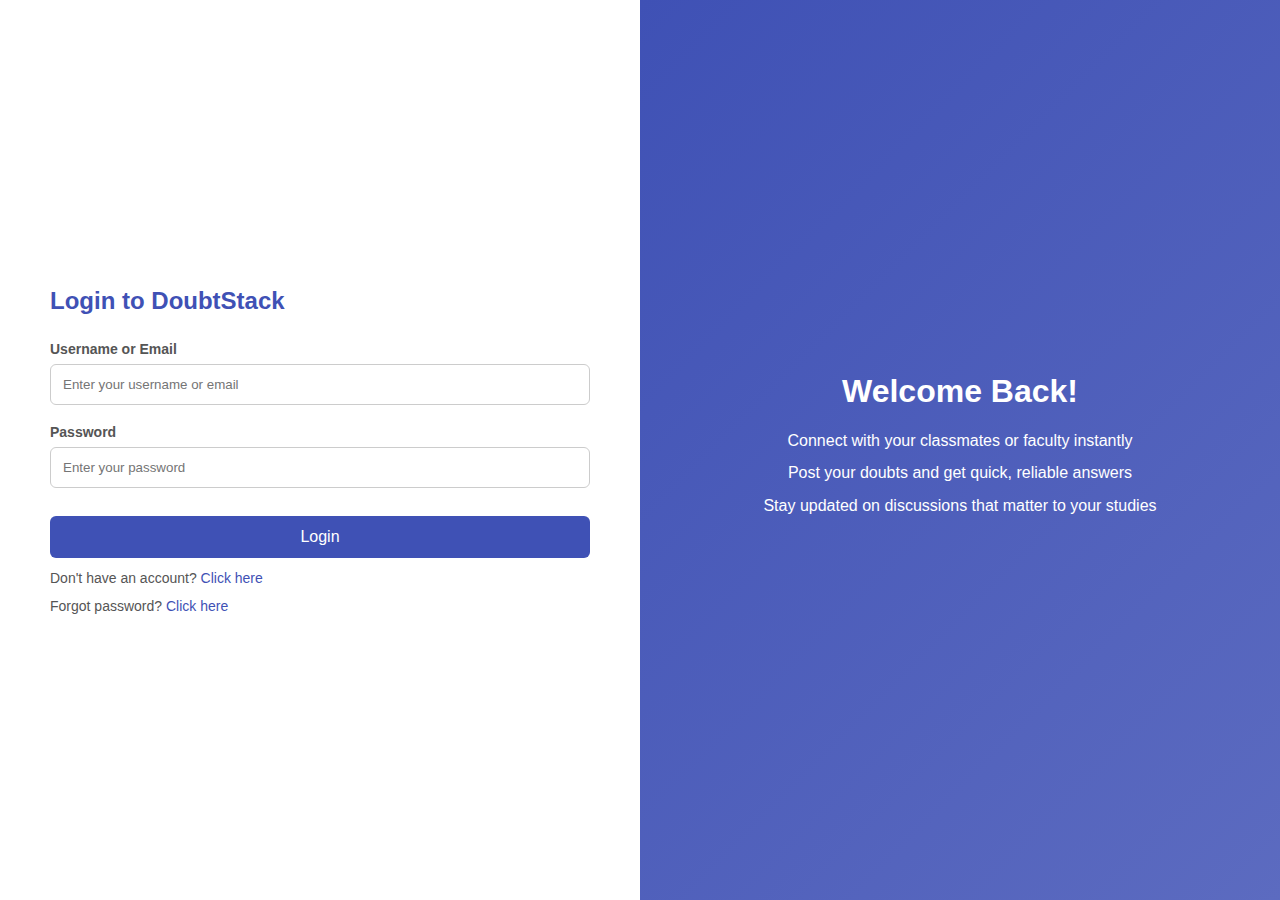
<file: index.html>
<!DOCTYPE html>
<html lang="en">
  <head>
    <meta charset="UTF-8" />
    <meta name="viewport" content="width=device-width, initial-scale=1.0" />
    <title>Login - DoubtStack</title>
    <style>
      /* General Reset */
      * {
        margin: 0;
        padding: 0;
        box-sizing: border-box;
        font-family: "Segoe UI", Tahoma, Geneva, Verdana, sans-serif;
      }

      body {
        background: #f4f6f8;
        color: #2c3e50;
      }

      /* ---------------- LOGIN PAGE ---------------- */
      .login-page .container {
        display: flex;
        height: 100vh;
      }

      /* Left (Form Area) */
      .login-page .left {
        flex: 1;
        padding: 50px;
        background: #ffffff;
        display: flex;
        flex-direction: column;
        justify-content: center;
      }

      .login-page .left h2 {
        margin-bottom: 25px;
        font-size: 24px;
        color: #3f51b5;
      }

      .login-page .form-group {
        margin-bottom: 18px;
      }

      .login-page label {
        font-size: 14px;
        font-weight: bold;
        color: #555;
      }

      .login-page input {
        width: 100%;
        padding: 12px;
        margin-top: 6px;
        border: 1px solid #ccc;
        border-radius: 6px;
        transition: 0.2s;
      }

      .login-page input:focus {
        border-color: #3f51b5;
        outline: none;
        box-shadow: 0 0 6px rgba(63, 81, 181, 0.3);
      }

      .login-page button {
        padding: 12px;
        background: #3f51b5;
        color: white;
        border: none;
        border-radius: 6px;
        cursor: pointer;
        width: 100%;
        font-size: 16px;
        transition: 0.3s;
        margin-top: 10px;
      }

      .login-page button:hover {
        background: #303f9f;
      }

      .login-page .form-footer {
        margin-top: 12px;
        font-size: 14px;
        color: #555;
      }

      .login-page .form-footer a {
        color: #3f51b5;
        text-decoration: none;
        font-weight: 500;
      }

      .login-page .form-footer a:hover {
        text-decoration: underline;
      }

      /* Right (Info Section) */
      .login-page .right {
        flex: 1;
        background: linear-gradient(135deg, #3f51b5, #5c6bc0);
        color: white;
        display: flex;
        flex-direction: column;
        justify-content: center;
        align-items: center;
        padding: 50px;
        text-align: center;
      }

      .login-page .right h1 {
        margin-bottom: 20px;
        font-size: 32px;
      }

      .login-page .right p {
        margin-bottom: 10px;
        font-size: 16px;
        line-height: 1.4;
      }
    </style>
  </head>
  <body class="login-page">
    <div class="container">
      <div class="left">
        <h2>Login to DoubtStack</h2>
        <form id="login-form" method="POST" action="home.html">
          <div class="form-group">
            <label for="username_or_email">Username or Email</label>
            <input
              type="text"
              id="username_or_email"
              name="username_or_email"
              placeholder="Enter your username or email"
              required
            />
          </div>

          <div class="form-group">
            <label for="password">Password</label>
            <input
              type="password"
              id="password"
              name="password"
              placeholder="Enter your password"
              required
            />
          </div>

          <button type="submit">Login</button>

          <div class="form-footer">
            Don't have an account?
            <a href="register.html">Click here</a>
          </div>
          <div class="form-footer">
            Forgot password?
            <a href="#">Click here</a>
          </div>
        </form>
      </div>

      <div class="right">
        <h1>Welcome Back!</h1>
        <p>Connect with your classmates or faculty instantly</p>
        <p>Post your doubts and get quick, reliable answers</p>
        <p>Stay updated on discussions that matter to your studies</p>
      </div>
    </div>
  </body>
</html>
</file>
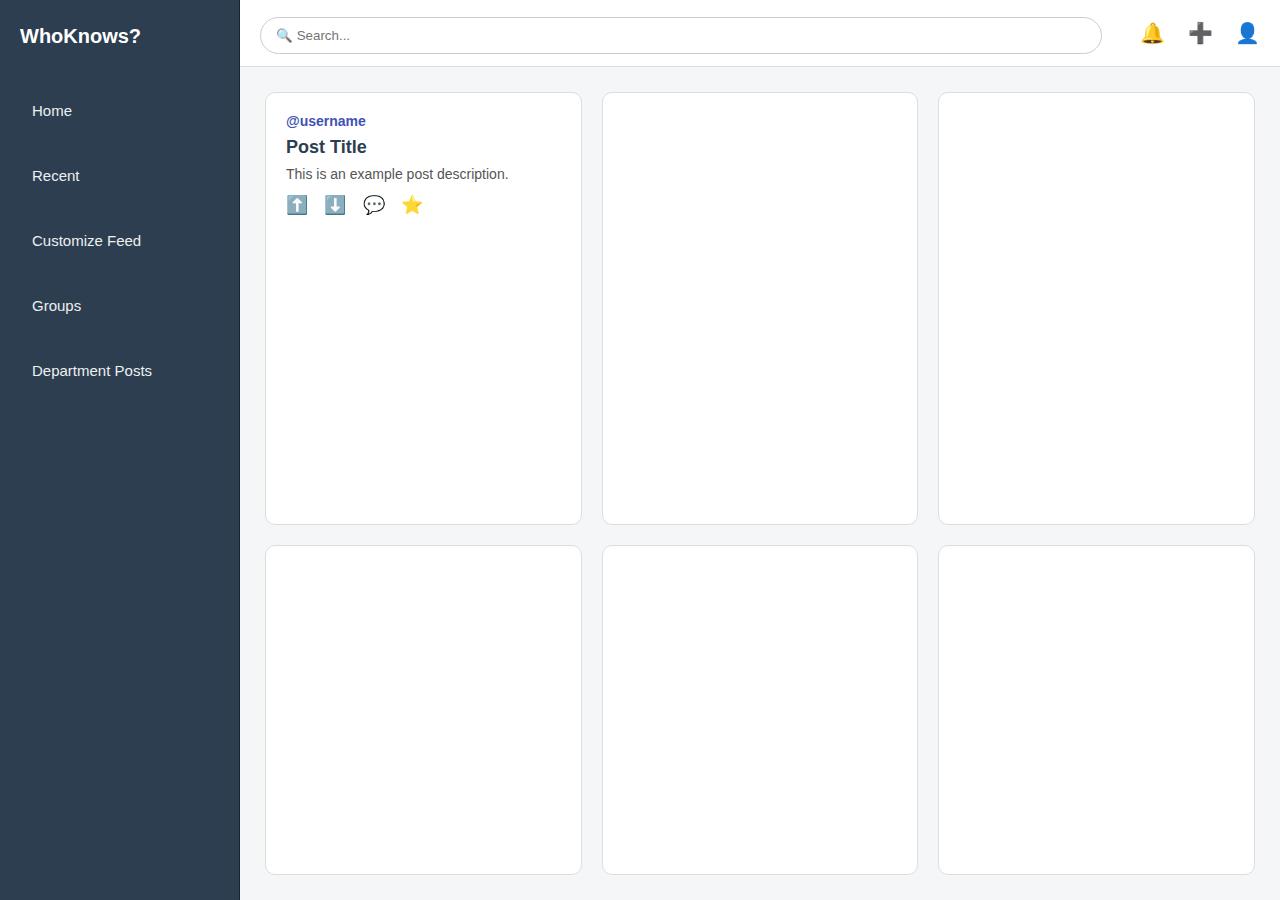
<file: home.html>
<!DOCTYPE html>
<html lang="en">
<head>
  <meta charset="UTF-8">
  <meta name="viewport" content="width=device-width, initial-scale=1.0">
  <title>DoubtStack - Home</title>
  <link rel="stylesheet" href="style.css">
</head>
<body class="home-page">
  <!-- Sidebar -->
  <div class="sidebar">
    <h2>WhoKnows?</h2>
    <a href="#">Home</a>
    <a href="#">Recent</a>
    <a href="#">Customize Feed</a>
    <a href="#">Groups</a>
    <a href="#">Department Posts</a>
  </div>

  <!-- Main Content -->
  <div class="main-content">
    <!-- Topbar -->
    <div class="topbar">
      <input type="text" placeholder="🔍 Search..." class="search-bar">
      <div class="top-icons">
        <span>🔔</span>
        <span>➕</span>
        <span>👤</span>
      </div>
    </div>

    <!-- Posts Area -->
    <div class="posts">
      <div class="post">
        <h3>@username</h3>
        <h2>Post Title</h2>
        <p>This is an example post description.</p>
        <div class="post-actions">
          <span>⬆️</span>
          <span>⬇️</span>
          <span>💬</span>
          <span>⭐</span>
        </div>
      </div>
      <div class="post"></div>
      <div class="post"></div>
      <div class="post"></div>
      <div class="post"></div>
      <div class="post"></div>
    </div>
  </div>
</body>
</html>
</file>
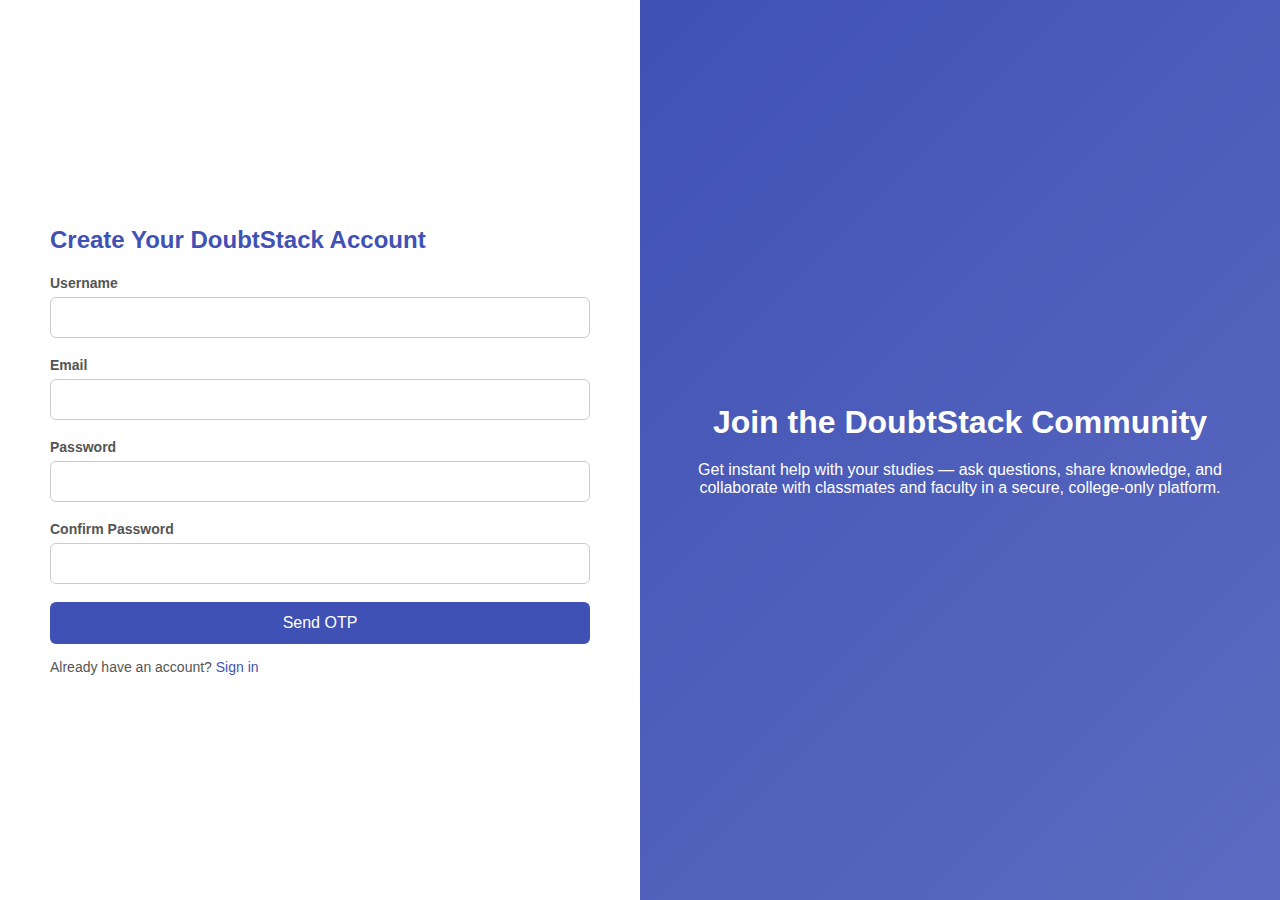
<file: register.html>
<!DOCTYPE html>
<html lang="en">
<head>
  <meta charset="UTF-8" />
  <meta name="viewport" content="width=device-width, initial-scale=1.0" />
  <title>Register - DoubtStack</title>
  <link rel="stylesheet" href="style.css" />
</head>
<body class="register-page">
  <div class="container">
    <div class="left">
      <h2>Create Your DoubtStack Account</h2>
      <form id="register-form">
        <div class="form-group">
          <label for="username">Username</label>
          <input type="text" id="username" required />
        </div>
        <div class="form-group">
          <label for="email">Email</label>
          <input type="email" id="email" required />
        </div>
        <div class="form-group">
          <label for="password">Password</label>
          <input type="password" id="password" required />
        </div>
        <div class="form-group">
          <label for="repassword">Confirm Password</label>
          <input type="password" id="repassword" required />
        </div>
        <button type="submit">Send OTP</button>
        <div class="form-footer">
          Already have an account? <a href="index.html">Sign in</a>
        </div>
      </form>
    </div>
    <div class="right">
      <h1>Join the DoubtStack Community</h1>
      <p>Get instant help with your studies — ask questions, share knowledge,
        and collaborate with classmates and faculty in a secure, college-only platform.</p>
    </div>
  </div>

  <script>
    document.getElementById('register-form').addEventListener('submit', function(event) {
      event.preventDefault(); 
      alert('OTP sent! Redirecting to home page...');
      window.location.href = "home.html"; // redirect to homepage
    });
  </script>
</body>
</html>
</file>
<file: style.css>
/* General Reset */
* {
  margin: 0;
  padding: 0;
  box-sizing: border-box;
  font-family: 'Segoe UI', Tahoma, Geneva, Verdana, sans-serif;
}

body {
  background: #f4f6f8;
  color: #2c3e50;
}

/* ---------------- REGISTER PAGE ---------------- */
.register-page .container {
  display: flex;
  height: 100vh;
}

/* Left Form */
.register-page .left {
  flex: 1;
  padding: 50px;
  background: #ffffff;
  display: flex;
  flex-direction: column;
  justify-content: center;
}

.register-page .left h2 {
  margin-bottom: 20px;
  color: #3f51b5;
}

.form-group {
  margin-bottom: 18px;
}

label {
  font-size: 14px;
  font-weight: bold;
  color: #555;
}

input {
  width: 100%;
  padding: 12px;
  margin-top: 5px;
  border: 1px solid #ccc;
  border-radius: 6px;
  transition: 0.2s;
}

input:focus {
  border-color: #3f51b5;
  outline: none;
  box-shadow: 0 0 6px rgba(63, 81, 181, 0.3);
}

button {
  padding: 12px;
  background: #3f51b5;
  color: white;
  border: none;
  border-radius: 6px;
  cursor: pointer;
  width: 100%;
  font-size: 16px;
  transition: 0.3s;
}

button:hover {
  background: #303f9f;
}

.form-footer {
  margin-top: 15px;
  font-size: 14px;
  color: #555;
}
.form-footer a {
  color: #3f51b5;
  text-decoration: none;
}
.form-footer a:hover {
  text-decoration: underline;
}

/* Right Info */
.register-page .right {
  flex: 1;
  background: linear-gradient(135deg, #3f51b5, #5c6bc0);
  color: white;
  display: flex;
  flex-direction: column;
  justify-content: center;
  align-items: center;
  padding: 50px;
  text-align: center;
}

.register-page .right h1 {
  margin-bottom: 20px;
}

/* ---------------- HOME PAGE ---------------- */
.home-page {
  display: flex;
  height: 100vh;
}

/* Sidebar */
.sidebar {
  width: 240px;
  background: #2c3e50;
  color: white;
  padding: 25px 20px;
  display: flex;
  flex-direction: column;
  border-right: 1px solid #1a252f;
}

.sidebar h2 {
  margin-bottom: 30px;
  font-size: 20px;
  font-weight: bold;
}

.sidebar a {
  text-decoration: none;
  color: #ecf0f1;
  margin: 12px 0;
  display: block;
  padding: 12px;
  border-radius: 6px;
  transition: 0.3s;
  font-size: 15px;
}

.sidebar a:hover {
  background: #34495e;
}

/* Main Content */
.main-content {
  flex: 1;
  display: flex;
  flex-direction: column;
}

/* Topbar */
.topbar {
  display: flex;
  justify-content: space-between;
  align-items: center;
  padding: 12px 20px;
  background: #ffffff;
  border-bottom: 1px solid #ddd;
}

.search-bar {
  flex: 1;
  padding: 10px 15px;
  margin-right: 20px;
  border: 1px solid #ccc;
  border-radius: 25px;
  transition: 0.3s;
}

.search-bar:focus {
  border-color: #3f51b5;
  outline: none;
  box-shadow: 0 0 6px rgba(63, 81, 181, 0.3);
}

.top-icons span {
  margin-left: 18px;
  cursor: pointer;
  font-size: 20px;
  transition: 0.2s;
}

.top-icons span:hover {
  transform: scale(1.2);
  color: #3f51b5;
}

/* Posts Grid */
.posts {
  flex: 1;
  display: grid;
  grid-template-columns: repeat(auto-fill, minmax(280px, 1fr));
  gap: 20px;
  padding: 25px;
  background: #f4f6f8;
  overflow-y: auto;
}

.post {
  border: 1px solid #ddd;
  padding: 20px;
  border-radius: 10px;
  background: white;
  transition: 0.3s ease;
}

.post:hover {
  transform: translateY(-5px);
  box-shadow: 0px 5px 15px rgba(0,0,0,0.1);
}

.post h3 {
  color: #3f51b5;
  font-size: 14px;
}

.post h2 {
  font-size: 18px;
  margin: 8px 0;
  color: #2c3e50;
}

.post p {
  font-size: 14px;
  color: #555;
}

.post-actions {
  margin-top: 12px;
}

.post-actions span {
  margin-right: 12px;
  cursor: pointer;
  font-size: 18px;
  transition: 0.2s;
}

.post-actions span:hover {
  color: #3f51b5;
  transform: scale(1.2);
}
</file>
